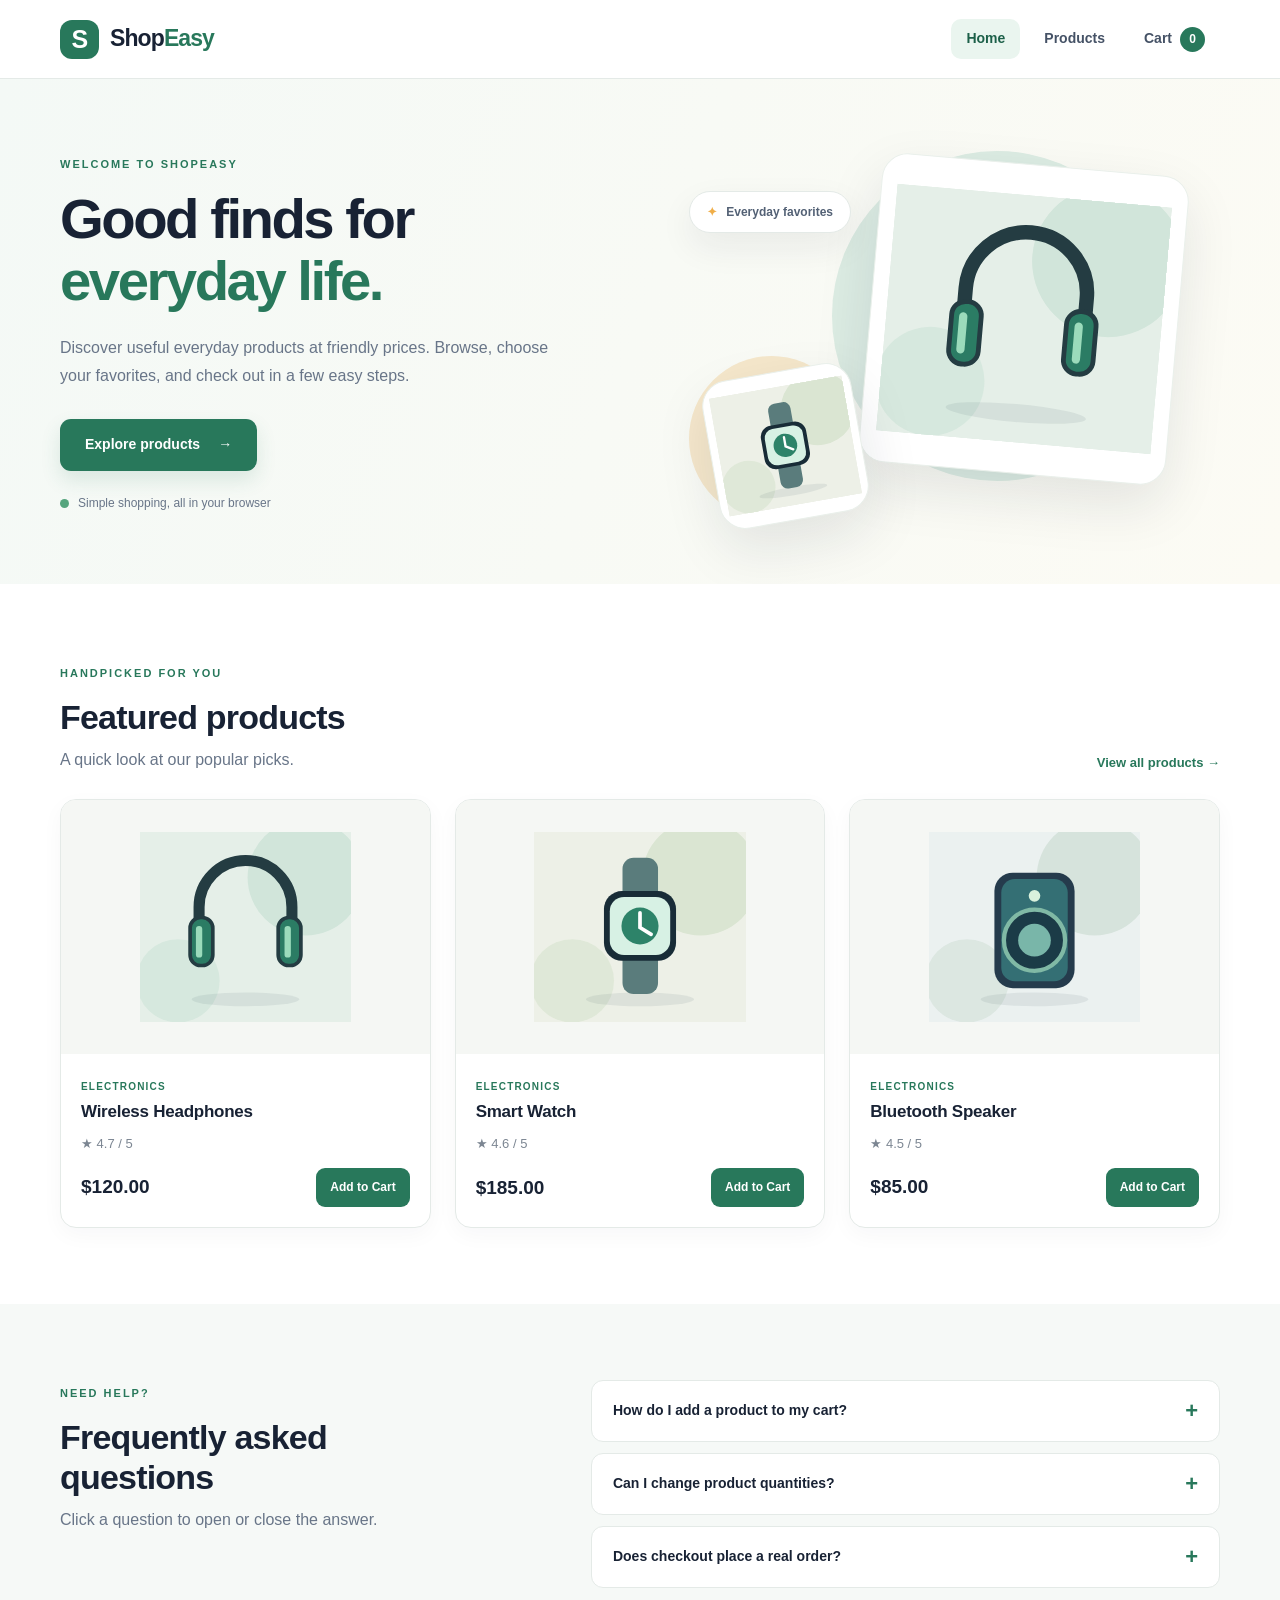
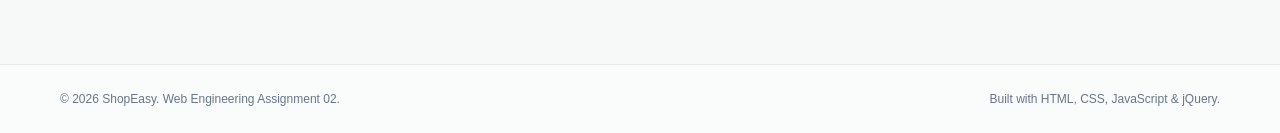
<file: index.html>
<!DOCTYPE html>
<html lang="en">
<head>
  <meta charset="UTF-8">
  <meta name="viewport" content="width=device-width, initial-scale=1.0">
  <meta name="description" content="ShopEasy - a simple online store for everyday essentials.">
  <title>ShopEasy | Home</title>
  <link rel="stylesheet" href="css/style.css">
</head>
<body>
  <header class="site-header">
    <div class="container nav-wrap">
      <a class="brand" href="index.html" aria-label="ShopEasy home"><span class="brand-mark">S</span><span>Shop<span class="brand-accent">Easy</span></span></a>
      <nav class="main-nav" aria-label="Main navigation">
        <a href="index.html" aria-current="page">Home</a>
        <a href="products.html">Products</a>
        <a class="cart-link" href="cart.html">Cart <span class="cart-badge" id="cart-count">0</span></a>
      </nav>
    </div>
  </header>

  <main>
    <section class="hero">
      <div class="container hero-grid">
        <div class="hero-copy">
          <span class="eyebrow">WELCOME TO SHOPEASY</span>
          <h1>Good finds for <span>everyday life.</span></h1>
          <p>Discover useful everyday products at friendly prices. Browse, choose your favorites, and check out in a few easy steps.</p>
          <a class="btn btn-primary" href="products.html">Explore products <span aria-hidden="true">→</span></a>
          <div class="hero-note"><span class="note-dot"></span> Simple shopping, all in your browser</div>
        </div>
        <div class="hero-art" aria-label="Featured ShopEasy items">
          <div class="hero-blob hero-blob-one"></div>
          <div class="hero-blob hero-blob-two"></div>
          <div class="hero-art-card hero-main-card">
            <img src="images/headphones.svg" alt="Illustration of wireless headphones">
          </div>
          <div class="hero-art-card hero-small-card">
            <img src="images/watch.svg" alt="Illustration of a smartwatch">
          </div>
          <div class="floating-label"><span>✦</span> Everyday favorites</div>
        </div>
      </div>
    </section>

    <section class="section container" aria-labelledby="featured-title">
      <div class="section-heading">
        <div><span class="eyebrow">HANDPICKED FOR YOU</span><h2 id="featured-title">Featured products</h2><p>A quick look at our popular picks.</p></div>
        <a class="text-link" href="products.html">View all products <span aria-hidden="true">→</span></a>
      </div>
      <p id="loading-status" class="load-status" role="status" aria-live="polite">Loading...</p>
      <div id="featured-grid" class="product-grid" aria-live="polite"></div>
    </section>

    <section class="section section-soft" aria-labelledby="faq-title">
      <div class="container faq-layout">
        <div class="faq-intro"><span class="eyebrow">NEED HELP?</span><h2 id="faq-title">Frequently asked questions</h2><p>Click a question to open or close the answer.</p></div>
        <div class="faq-list">
          <div class="faq-item"><button class="faq-question" type="button" aria-expanded="false">How do I add a product to my cart? <span aria-hidden="true">+</span></button><div class="faq-answer"><p>Open the Products page and select “Add to Cart” on the product you want.</p></div></div>
          <div class="faq-item"><button class="faq-question" type="button" aria-expanded="false">Can I change product quantities? <span aria-hidden="true">+</span></button><div class="faq-answer"><p>Yes. On the Cart page, use the + and − buttons to change quantities or Remove to delete an item.</p></div></div>
          <div class="faq-item"><button class="faq-question" type="button" aria-expanded="false">Does checkout place a real order? <span aria-hidden="true">+</span></button><div class="faq-answer"><p>No. This is a browser-only demonstration store with form validation and no backend.</p></div></div>
        </div>
      </div>
    </section>
  </main>

  <footer class="site-footer"><div class="container footer-wrap"><span>© 2026 ShopEasy. Web Engineering Assignment 02.</span><span>Built with HTML, CSS, JavaScript &amp; jQuery.</span></div></footer>
  <div class="toast" id="toast" role="status" aria-live="polite"></div>
  <script src="https://code.jquery.com/jquery-3.7.1.min.js"></script>
  <script src="js/store.js"></script>
  <script src="js/ui.js"></script>
</body>
</html>
</file>
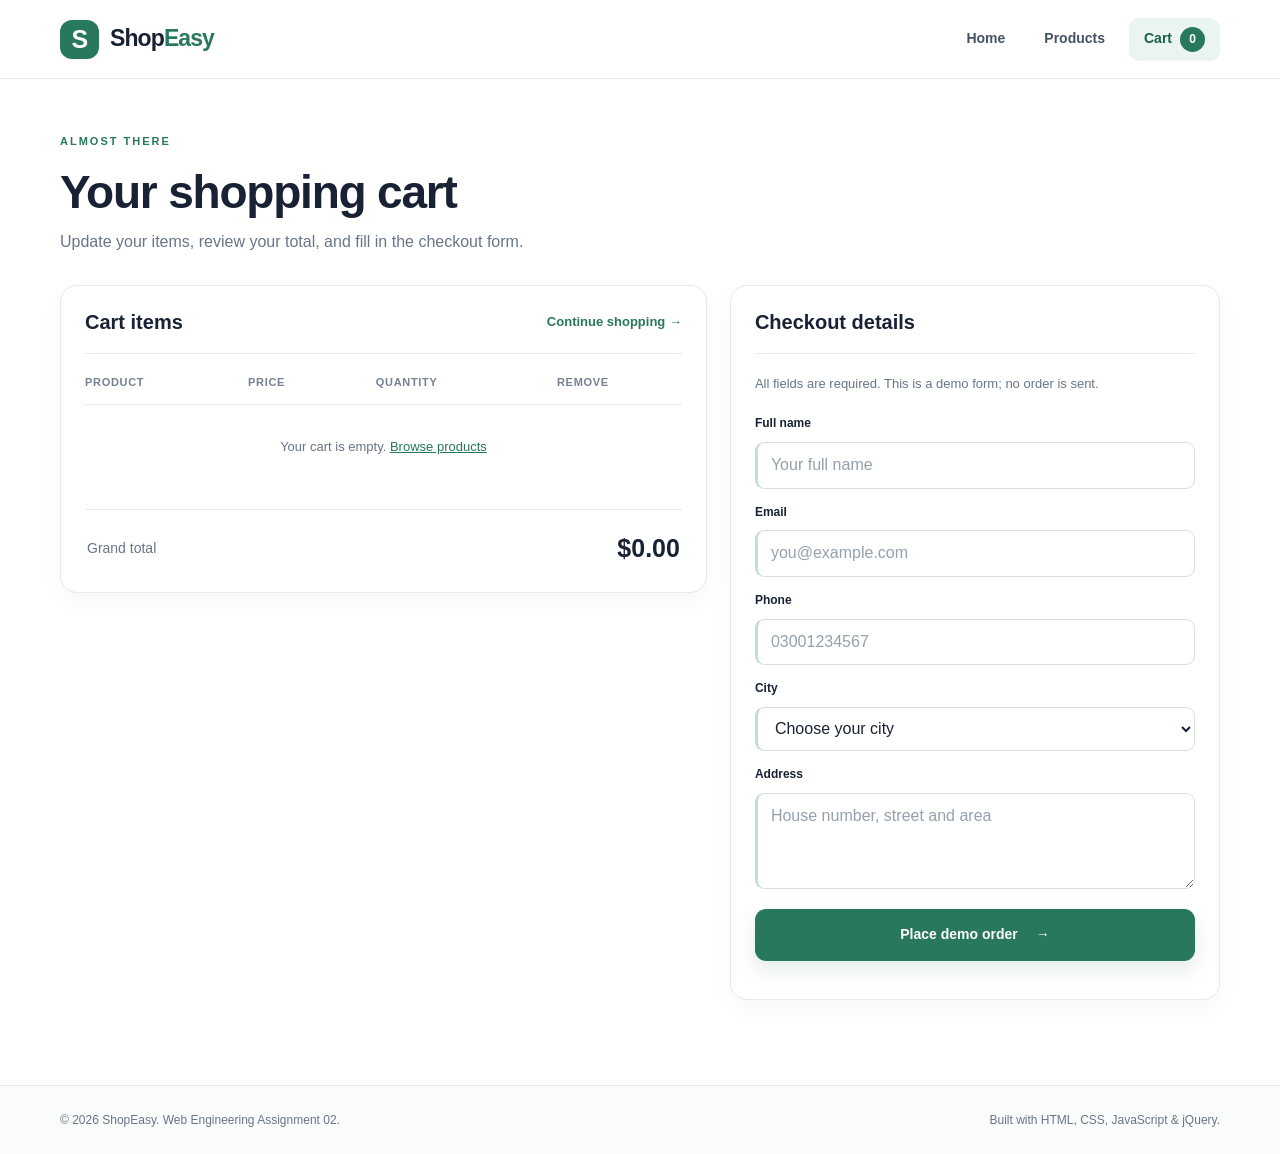
<file: cart.html>
<!DOCTYPE html>
<html lang="en">
<head>
  <meta charset="UTF-8">
  <meta name="viewport" content="width=device-width, initial-scale=1.0">
  <meta name="description" content="Review your cart and try ShopEasy checkout.">
  <title>ShopEasy | Cart &amp; Checkout</title>
  <link rel="stylesheet" href="css/style.css">
</head>
<body>
  <header class="site-header"><div class="container nav-wrap">
    <a class="brand" href="index.html" aria-label="ShopEasy home"><span class="brand-mark">S</span><span>Shop<span class="brand-accent">Easy</span></span></a>
    <nav class="main-nav" aria-label="Main navigation"><a href="index.html">Home</a><a href="products.html">Products</a><a class="cart-link" href="cart.html" aria-current="page">Cart <span class="cart-badge" id="cart-count">0</span></a></nav>
  </div></header>

  <main class="container main-content">
    <section class="page-intro"><span class="eyebrow">ALMOST THERE</span><h1>Your shopping cart</h1><p>Update your items, review your total, and fill in the checkout form.</p></section>
    <div class="checkout-layout">
      <section class="surface-panel" aria-labelledby="cart-heading">
        <div class="panel-heading"><h2 id="cart-heading">Cart items</h2><a class="text-link" href="products.html">Continue shopping →</a></div>
        <div class="table-scroll"><table class="cart-table"><thead><tr><th scope="col">Product</th><th scope="col">Price</th><th scope="col">Quantity</th><th scope="col">Remove</th></tr></thead><tbody id="cart-items"><tr><td colspan="4" class="empty-cart">Your cart is empty. <a href="products.html">Browse products</a></td></tr></tbody></table></div>
        <div class="cart-total"><span>Grand total</span><strong id="grand-total">$0.00</strong></div>
      </section>

      <section class="surface-panel checkout-panel" aria-labelledby="checkout-heading">
        <div class="panel-heading"><h2 id="checkout-heading">Checkout details</h2></div>
        <p class="checkout-caption">All fields are required. This is a demo form; no order is sent.</p>
        <form id="checkout-form" novalidate>
          <div class="form-field"><label for="full-name">Full name</label><input id="full-name" name="fullName" type="text" placeholder="Your full name" minlength="3" required autocomplete="name"><small class="field-error" id="full-name-error" aria-live="polite"></small></div>
          <div class="form-field"><label for="email">Email</label><input id="email" name="email" type="email" placeholder="you@example.com" required autocomplete="email"><small class="field-error" id="email-error" aria-live="polite"></small></div>
          <div class="form-field"><label for="phone">Phone</label><input id="phone" name="phone" type="tel" placeholder="03001234567" pattern="[+]?[0-9]{10,15}" minlength="10" required autocomplete="tel"><small class="field-error" id="phone-error" aria-live="polite"></small></div>
          <div class="form-field"><label for="city">City</label><select id="city" name="city" required><option value="">Choose your city</option><option value="Lahore">Lahore</option><option value="Karachi">Karachi</option><option value="Islamabad">Islamabad</option><option value="Faisalabad">Faisalabad</option><option value="Multan">Multan</option><option value="Peshawar">Peshawar</option></select><small class="field-error" id="city-error" aria-live="polite"></small></div>
          <div class="form-field"><label for="address">Address</label><textarea id="address" name="address" placeholder="House number, street and area" rows="3" minlength="10" required autocomplete="street-address"></textarea><small class="field-error" id="address-error" aria-live="polite"></small></div>
          <button class="btn btn-primary checkout-button" type="submit">Place demo order <span aria-hidden="true">→</span></button>
          <p id="checkout-message" class="checkout-message" role="status" aria-live="polite"></p>
        </form>
      </section>
    </div>
  </main>

  <footer class="site-footer"><div class="container footer-wrap"><span>© 2026 ShopEasy. Web Engineering Assignment 02.</span><span>Built with HTML, CSS, JavaScript &amp; jQuery.</span></div></footer>
  <div class="toast" id="toast" role="status" aria-live="polite"></div>
  <script src="https://code.jquery.com/jquery-3.7.1.min.js"></script>
  <script src="js/store.js"></script>
  <script src="js/ui.js"></script>
</body>
</html>
</file>
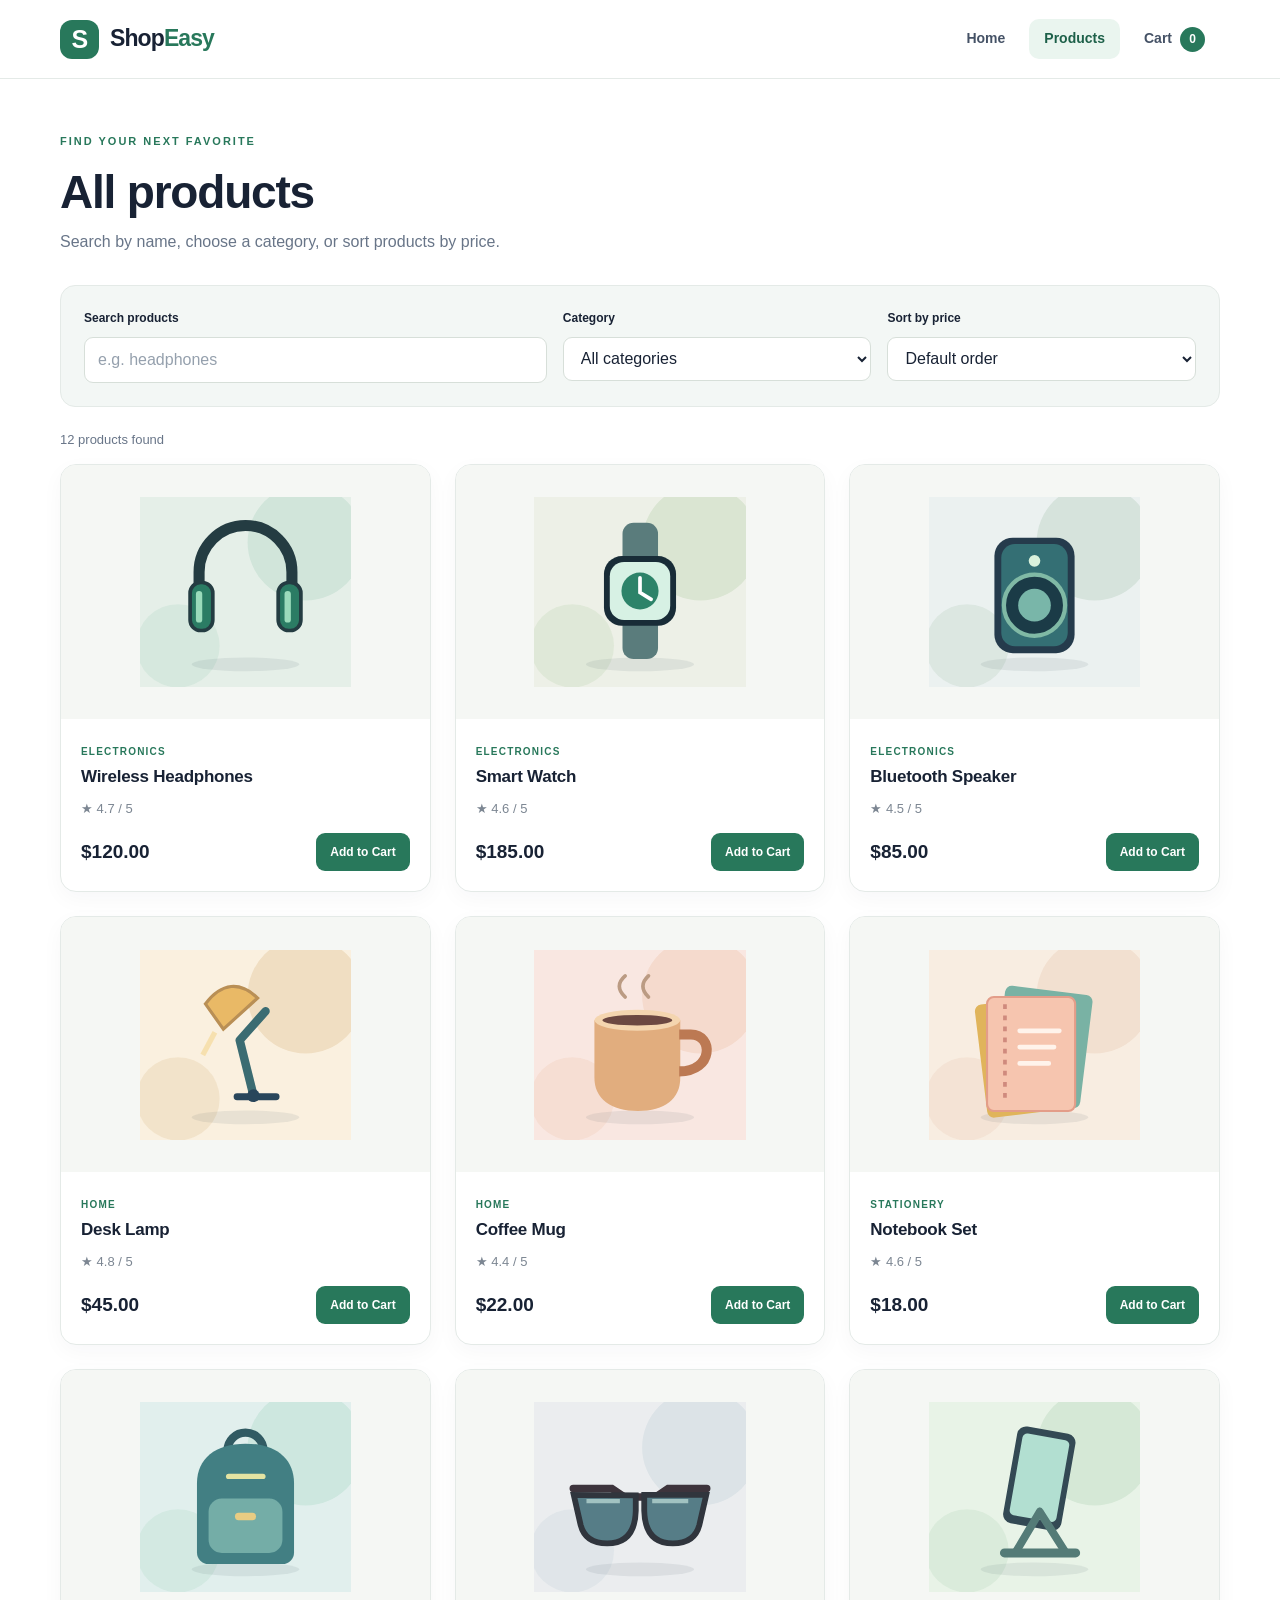
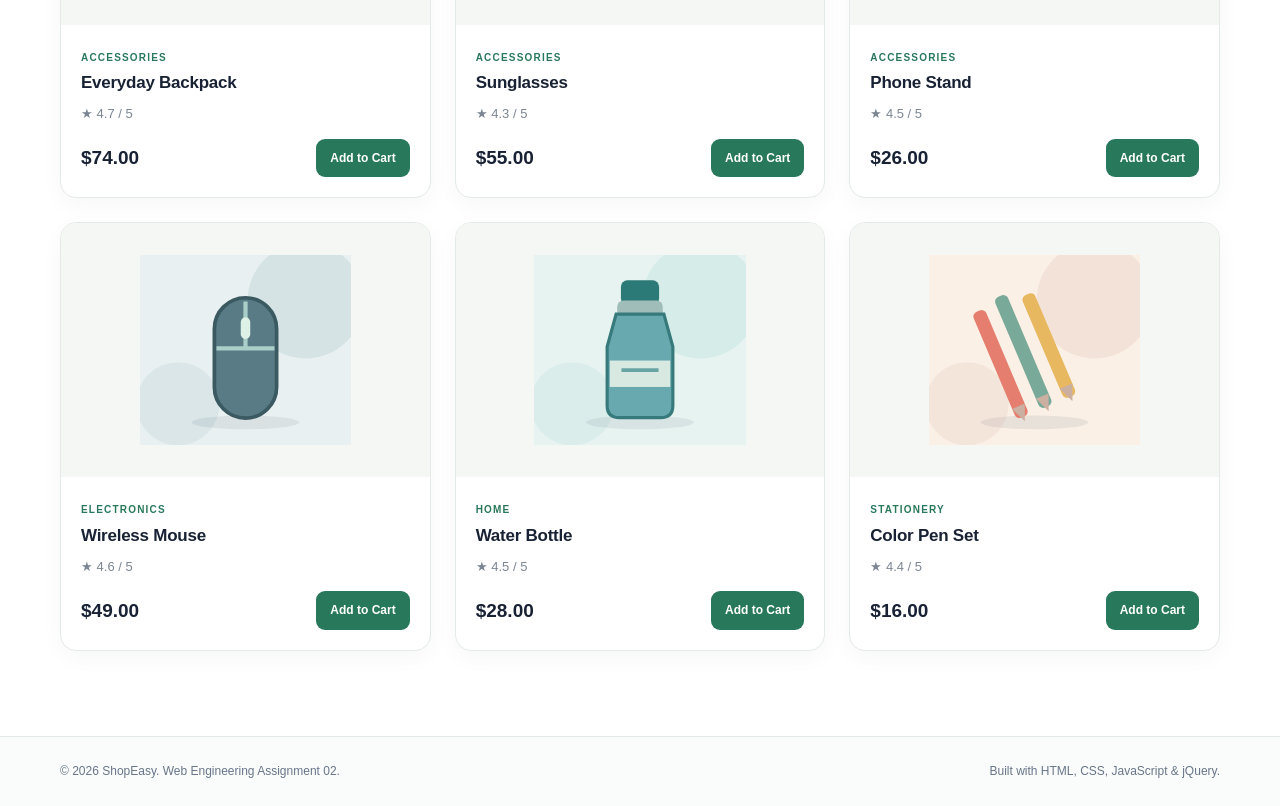
<file: products.html>
<!DOCTYPE html>
<html lang="en">
<head>
  <meta charset="UTF-8">
  <meta name="viewport" content="width=device-width, initial-scale=1.0">
  <meta name="description" content="Browse and search ShopEasy products.">
  <title>ShopEasy | Products</title>
  <link rel="stylesheet" href="css/style.css">
</head>
<body>
  <header class="site-header"><div class="container nav-wrap">
    <a class="brand" href="index.html" aria-label="ShopEasy home"><span class="brand-mark">S</span><span>Shop<span class="brand-accent">Easy</span></span></a>
    <nav class="main-nav" aria-label="Main navigation"><a href="index.html">Home</a><a href="products.html" aria-current="page">Products</a><a class="cart-link" href="cart.html">Cart <span class="cart-badge" id="cart-count">0</span></a></nav>
  </div></header>

  <main class="container main-content">
    <section class="page-intro"><span class="eyebrow">FIND YOUR NEXT FAVORITE</span><h1>All products</h1><p>Search by name, choose a category, or sort products by price.</p></section>
    <section aria-label="Product catalog">
      <div class="filters">
        <div class="filter-field filter-search"><label for="search-input">Search products</label><input type="search" id="search-input" placeholder="e.g. headphones" autocomplete="off"></div>
        <div class="filter-field"><label for="category-filter">Category</label><select id="category-filter"><option value="all">All categories</option><option value="electronics">Electronics</option><option value="home">Home</option><option value="accessories">Accessories</option><option value="stationery">Stationery</option></select></div>
        <div class="filter-field"><label for="sort-order">Sort by price</label><select id="sort-order"><option value="default">Default order</option><option value="low">Price: low to high</option><option value="high">Price: high to low</option></select></div>
      </div>
      <div class="results-line"><p id="results-count" aria-live="polite">Browse our collection</p></div>
      <p id="loading-status" class="load-status" role="status" aria-live="polite">Loading...</p>
      <div id="product-grid" class="product-grid" aria-live="polite"></div>
    </section>
  </main>

  <footer class="site-footer"><div class="container footer-wrap"><span>© 2026 ShopEasy. Web Engineering Assignment 02.</span><span>Built with HTML, CSS, JavaScript &amp; jQuery.</span></div></footer>
  <div class="toast" id="toast" role="status" aria-live="polite"></div>
  <script src="https://code.jquery.com/jquery-3.7.1.min.js"></script>
  <script src="js/store.js"></script>
  <script src="js/ui.js"></script>
</body>
</html>
</file>
<file: css/style.css>
/* ShopEasy — one external stylesheet for all three pages. */
:root {
  --ink: #182234;
  --muted: #687588;
  --primary: #28785b;
  --primary-dark: #1d6049;
  --soft: #f3f7f5;
  --border: #e4eae7;
  --white: #ffffff;
  --danger: #bf303d;
  --shadow: 0 14px 35px rgba(24, 34, 52, .07);
}

/* Element selectors + box model. */
* { box-sizing: border-box; }
html { scroll-behavior: smooth; }
body { margin: 0; color: var(--ink); background: #fff; font-family: Arial, Helvetica, sans-serif; line-height: 1.55; }
a { color: inherit; text-decoration: none; }
button, input, select, textarea { font: inherit; }
button { cursor: pointer; }
img { max-width: 100%; display: block; }
h1, h2, h3, p { margin-top: 0; }
h1, h2, h3 { line-height: 1.2; }
.container { width: min(1160px, calc(100% - 42px)); margin-inline: auto; }

/* Flexbox navigation is the same on each page. */
.site-header { background: var(--white); border-bottom: 1px solid var(--border); position: relative; z-index: 2; }
.nav-wrap { display: flex; align-items: center; justify-content: space-between; min-height: 78px; gap: 20px; }
.brand { display: inline-flex; align-items: center; gap: 11px; font-size: 23px; font-weight: 800; letter-spacing: -.9px; white-space: nowrap; }
.brand-mark { display: grid; place-items: center; width: 39px; height: 39px; border-radius: 12px; color: var(--white); background: var(--primary); font-size: 25px; }
.brand-accent { color: var(--primary); }
.main-nav { display: flex; align-items: center; flex-wrap: wrap; gap: 9px; }
.main-nav a { padding: 9px 15px; border-radius: 10px; color: #455266; font-size: 14px; font-weight: 700; transition: background .2s, color .2s; }
.main-nav a:hover, .main-nav a[aria-current="page"] { background: #eaf5ef; color: var(--primary-dark); }
.cart-link { display: inline-flex; align-items: center; gap: 8px; }
.cart-badge { display: inline-grid; place-items: center; min-width: 25px; height: 25px; padding-inline: 5px; border-radius: 20px; background: var(--primary); color: var(--white); font-size: 12px; }

.hero { background: linear-gradient(110deg, #f4f9f6 0%, #fcfbf4 100%); overflow: hidden; }
.hero-grid { min-height: 505px; display: grid; grid-template-columns: 1.05fr .95fr; align-items: center; gap: 42px; }
.hero-copy { padding-block: 64px; }
.eyebrow { display: inline-block; color: var(--primary); font-size: 11px; font-weight: 800; letter-spacing: 2px; margin-bottom: 15px; }
.hero h1 { font-size: clamp(39px, 4.4vw, 62px); line-height: 1.10; letter-spacing: -2.5px; max-width: 620px; margin-bottom: 22px; }
.hero h1 span { color: var(--primary); }
.hero p { max-width: 490px; color: var(--muted); font-size: 16px; line-height: 1.8; margin-bottom: 28px; }
.btn { display: inline-flex; justify-content: center; align-items: center; gap: 18px; padding: 14px 24px; border-radius: 11px; border: 1px solid transparent; font-size: 14px; font-weight: 700; transition: background .2s, transform .2s, box-shadow .2s; }
.btn-primary { background: var(--primary); color: white; box-shadow: 0 9px 20px rgba(40,120,91,.14); }
.btn-primary:hover { background: var(--primary-dark); transform: translateY(-2px); }
.btn:focus-visible, button:focus-visible, a:focus-visible, input:focus-visible, select:focus-visible, textarea:focus-visible { outline: 3px solid #9fdfb9; outline-offset: 3px; }
.hero-note { display: flex; align-items: center; gap: 9px; margin-top: 23px; font-size: 12px; color: var(--muted); }
.note-dot { width: 9px; height: 9px; border-radius: 50%; background: #55a57d; }
.hero-art { position: relative; height: 440px; }
.hero-blob { position: absolute; border-radius: 50%; }
.hero-blob-one { width: 330px; height: 330px; right: 11%; top: 9%; background: #dcece3; }
.hero-blob-two { width: 165px; height: 165px; left: 0; bottom: 7%; background: #f5e7cb; }
.hero-art-card { position: absolute; background: white; border: 1px solid #eaf0eb; box-shadow: 0 22px 55px rgba(24,34,52,.10); border-radius: 26px; display: grid; place-items: center; }
.hero-main-card { width: 308px; height: 310px; right: 8%; top: 12%; transform: rotate(5deg); }
.hero-main-card img { width: 90%; }
.hero-small-card { width: 151px; height: 150px; left: 4%; bottom: 7%; transform: rotate(-10deg); }
.hero-small-card img { width: 90%; }
.floating-label { position: absolute; top: 18%; left: 0; background: white; padding: 11px 17px; border: 1px solid var(--border); border-radius: 40px; box-shadow: var(--shadow); color: #536175; font-size: 12px; font-weight: 700; }
.floating-label span { color: #f0ae48; margin-right: 6px; }

.section { padding-block: 76px; }
.section-heading { display: flex; align-items: end; justify-content: space-between; gap: 16px; margin-bottom: 26px; }
.section-heading h2, .faq-intro h2 { font-size: clamp(25px, 3vw, 34px); letter-spacing: -.8px; margin-bottom: 10px; }
.section-heading p, .faq-intro p { color: var(--muted); margin-bottom: 0; }
.text-link { color: var(--primary); font-size: 13px; font-weight: 800; white-space: nowrap; }
.text-link:hover { text-decoration: underline; }
.load-status { color: var(--muted); font-size: 14px; }
/* ID selector required by the assignment. */
#loading-status.status-error { color: var(--danger); }
.product-grid { display: grid; grid-template-columns: repeat(3, minmax(0, 1fr)); gap: 24px; }
.product-card { overflow: hidden; background: white; border: 1px solid var(--border); border-radius: 16px; box-shadow: 0 7px 22px rgba(24,34,52,.035); transition: transform .2s, box-shadow .2s; }
.product-card:hover { transform: translateY(-4px); box-shadow: var(--shadow); }
.product-image { min-height: 210px; aspect-ratio: 1.45; display: grid; place-items: center; overflow: hidden; background: #f5f7f4; }
.product-image img { height: 190px; width: 90%; object-fit: contain; }
.product-info { padding: 19px 20px 20px; }
.product-category { display: inline-block; text-transform: uppercase; color: var(--primary); letter-spacing: 1.2px; font-size: 10px; font-weight: 800; margin-bottom: 8px; }
.product-info h3 { font-size: 17px; letter-spacing: -.25px; margin-bottom: 11px; }
.product-rating { color: #7c8692; font-size: 13px; margin-bottom: 14px; }
.product-rating span { color: #e5a437; font-size: 16px; }
.product-bottom { display: flex; align-items: center; justify-content: space-between; gap: 10px; }
.product-price { font-size: 19px; font-weight: 800; }
.add-button { background: var(--primary); color: #fff; border: none; border-radius: 9px; padding: 10px 14px; font-size: 12px; font-weight: 700; white-space: nowrap; }
.add-button:hover { background: var(--primary-dark); }
.add-button:disabled { opacity: .5; cursor: not-allowed; }
.no-products { grid-column: 1 / -1; padding: 38px; border: 1px dashed #c8d5cc; border-radius: 14px; text-align: center; color: var(--muted); }

.section-soft { background: #f6f9f7; }
.faq-layout { display: grid; grid-template-columns: 1fr 1.35fr; gap: 65px; }
.faq-intro h2 { max-width: 330px; }
.faq-list { display: grid; gap: 11px; }
.faq-item { background: #fff; border-radius: 12px; border: 1px solid var(--border); overflow: hidden; }
.faq-question { display: flex; align-items: center; justify-content: space-between; width: 100%; padding: 19px 21px; text-align: left; border: 0; background: transparent; color: var(--ink); font-size: 14px; font-weight: 750; }
.faq-question span { font-size: 22px; color: var(--primary); line-height: 1; }
.faq-question:hover { background: #f9fcfa; }
.faq-answer { display: none; padding: 0 21px 17px; font-size: 14px; color: var(--muted); }
.faq-answer p { margin: 0; }

.main-content { min-height: calc(100vh - 175px); padding-block: 49px 85px; }
.page-intro { padding-bottom: 30px; }
.page-intro h1 { font-size: clamp(34px, 4vw, 46px); margin-bottom: 10px; letter-spacing: -1.2px; }
.page-intro p { color: var(--muted); max-width: 570px; margin: 0; }
.filters { display: grid; grid-template-columns: 1.5fr 1fr 1fr; gap: 16px; padding: 23px; background: var(--soft); border: 1px solid var(--border); border-radius: 15px; }
.filter-field label, .form-field label { display: block; font-size: 12px; font-weight: 800; margin-bottom: 9px; }
.filter-field input, .filter-field select, .form-field input, .form-field select, .form-field textarea { display: block; width: 100%; min-height: 44px; border: 1px solid #d7dfd9; background: white; color: var(--ink); border-radius: 9px; padding: 10px 13px; outline: none; transition: border-color .2s, box-shadow .2s; }
.filter-field input:focus, .filter-field select:focus, .form-field input:focus, .form-field select:focus, .form-field textarea:focus { border-color: #56a780; box-shadow: 0 0 0 3px rgba(55,148,101,.11); }
.filter-field input::placeholder, .form-field input::placeholder, .form-field textarea::placeholder { color: #95a0ad; }
.results-line { display: flex; justify-content: space-between; padding-block: 23px 13px; color: var(--muted); font-size: 13px; }
.results-line p { margin: 0; }

.checkout-layout { display: grid; grid-template-columns: 1.32fr 1fr; align-items: start; gap: 23px; }
.surface-panel { background: white; border: 1px solid var(--border); border-radius: 17px; padding: 24px; box-shadow: 0 9px 25px rgba(24,34,52,.035); }
.panel-heading { display: flex; align-items: center; justify-content: space-between; gap: 15px; border-bottom: 1px solid var(--border); padding-bottom: 19px; margin-bottom: 20px; }
.panel-heading h2 { font-size: 20px; margin: 0; }
.table-scroll { overflow-x: auto; }
.cart-table { width: 100%; border-collapse: collapse; text-align: left; font-size: 13px; }
.cart-table th { padding: 0 11px 13px; color: #748193; font-size: 11px; text-transform: uppercase; letter-spacing: .7px; }
.cart-table td { padding: 17px 11px; border-top: 1px solid var(--border); vertical-align: middle; }
.cart-table td:first-child, .cart-table th:first-child { padding-left: 0; }
.cart-table td:last-child, .cart-table th:last-child { padding-right: 0; }
.cart-product-name { font-weight: 750; }
.quantity-control { display: inline-flex; align-items: center; gap: 10px; border: 1px solid #dbe5df; border-radius: 8px; padding: 3px; }
.quantity-control button { background: #f1f7f3; border: 0; color: var(--primary-dark); width: 27px; height: 27px; border-radius: 6px; font-weight: 800; }
.quantity-control button:hover { background: #dfefe5; }
.quantity-control span { min-width: 13px; text-align: center; font-weight: 700; }
.remove-button { color: var(--danger); border: 0; background: transparent; font-size: 12px; font-weight: 700; padding: 7px; }
.remove-button:hover { text-decoration: underline; }
.empty-cart { padding: 32px !important; color: var(--muted); text-align: center; }
.empty-cart a { color: var(--primary); text-decoration: underline; }
.cart-total { display: flex; justify-content: space-between; align-items: center; gap: 15px; margin-top: 20px; padding: 19px 2px 0; border-top: 1px solid var(--border); }
.cart-total span { font-size: 14px; color: var(--muted); }
.cart-total strong { font-size: 25px; }
.checkout-caption { color: var(--muted); font-size: 13px; margin-bottom: 20px; }
.form-field { margin-bottom: 14px; }
/* Attribute selector: HTML5 required fields. */
.form-field input[required], .form-field select[required], .form-field textarea[required] { border-left: 3px solid #c4decf; }
.form-field textarea { resize: vertical; }
.field-error { display: block; min-height: 0; color: var(--danger); font-size: 11px; margin-top: 5px; }
.form-field [aria-invalid="true"] { border-color: var(--danger) !important; }
.checkout-button { width: 100%; margin-top: 6px; }
.checkout-message { font-size: 13px; margin: 14px 0 0; }
.checkout-message.error { color: var(--danger); }
.checkout-message.success { color: var(--primary-dark); }
.toast { display: none; position: fixed; right: 23px; bottom: 23px; z-index: 20; background: #213e31; color: white; border-radius: 11px; padding: 13px 19px; font-size: 13px; box-shadow: var(--shadow); }
.site-footer { border-top: 1px solid var(--border); background: #fafcfb; }
.footer-wrap { display: flex; justify-content: space-between; gap: 15px; flex-wrap: wrap; padding-block: 25px; color: var(--muted); font-size: 12px; }

/* Grid becomes two columns and then one column on narrower screens. */
@media (max-width: 900px) {
  .product-grid { grid-template-columns: repeat(2, minmax(0, 1fr)); }
  .hero-grid { gap: 20px; }
  .hero-main-card { width: 240px; height: 245px; right: 1%; }
  .hero-small-card { width: 120px; height: 120px; }
  .faq-layout { gap: 30px; }
  .checkout-layout { grid-template-columns: 1fr; }
}
@media (max-width: 650px) {
  .container { width: min(100% - 28px, 1160px); }
  .nav-wrap { flex-direction: column; justify-content: center; padding-block: 14px; gap: 10px; }
  .main-nav { gap: 3px; justify-content: center; }
  .main-nav a { padding: 7px 10px; font-size: 13px; }
  .hero-grid { grid-template-columns: 1fr; }
  .hero-copy { padding-block: 48px 8px; }
  .hero h1 { letter-spacing: -1.4px; }
  .hero-art { height: 295px; max-width: 390px; width: 100%; margin-inline: auto; }
  .hero-blob-one { height: 220px; width: 220px; right: 12%; }
  .hero-blob-two { height: 110px; width: 110px; }
  .hero-main-card { width: 195px; height: 196px; right: 10%; top: 10%; }
  .hero-small-card { left: 8%; bottom: 9%; }
  .floating-label { left: 0; top: 5%; }
  .section { padding-block: 50px; }
  .section-heading { align-items: start; flex-direction: column; }
  .product-grid { grid-template-columns: 1fr; gap: 17px; }
  .product-image { min-height: 190px; }
  .faq-layout { grid-template-columns: 1fr; }
  .filters { grid-template-columns: 1fr; padding: 18px; }
  .main-content { padding-block: 35px 65px; }
  .surface-panel { padding: 16px; }
  .cart-table { min-width: 410px; }
  .panel-heading { flex-wrap: wrap; }
  .footer-wrap { flex-direction: column; align-items: start; gap: 5px; }
}
</file>
